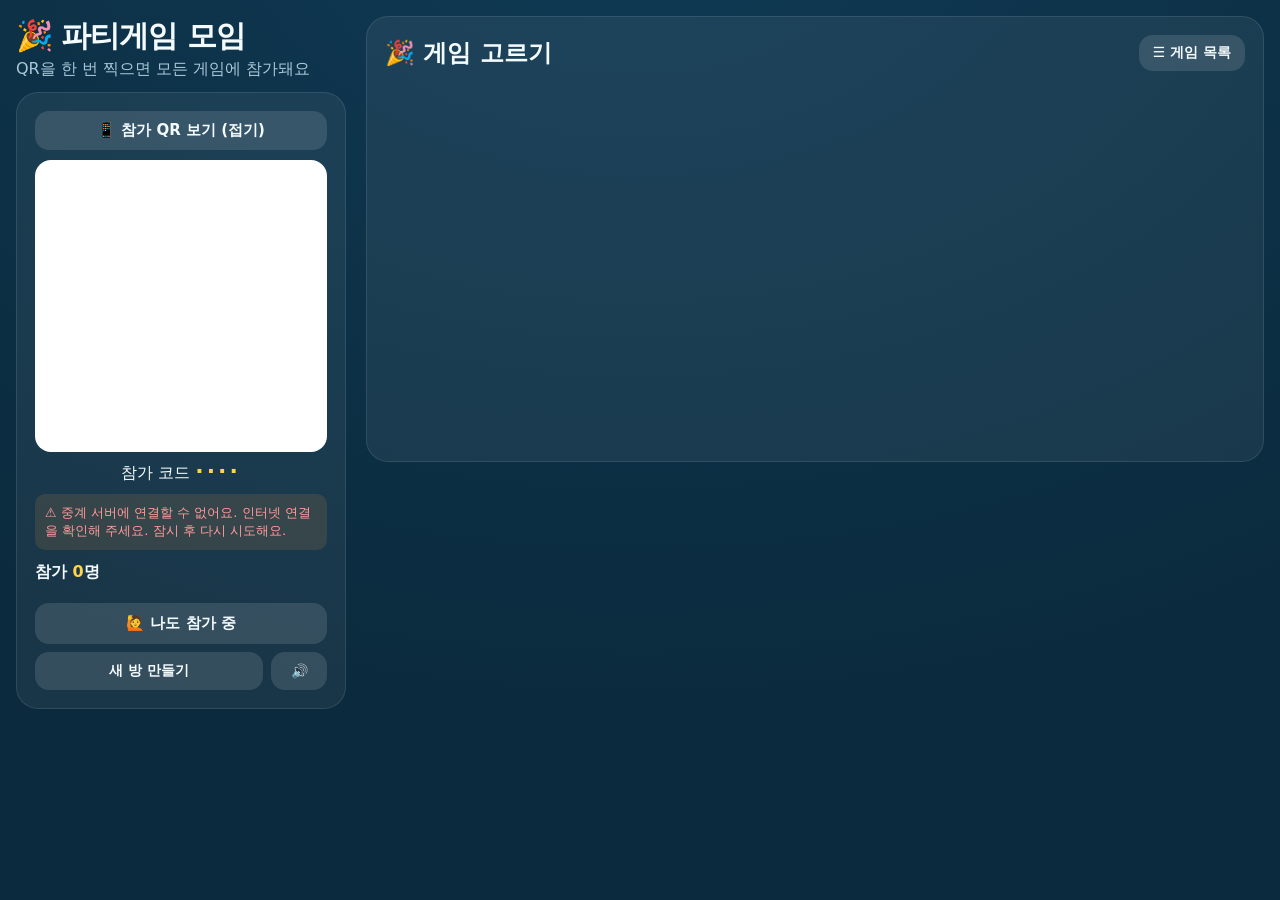
<file: index.html>
<!doctype html>
<html lang="ko">
<head>
<meta charset="utf-8">
<meta name="viewport" content="width=device-width,initial-scale=1,viewport-fit=cover">
<meta name="theme-color" content="#0b2a3d">
<title>파티게임 모임</title>
<link rel="stylesheet" href="style.css">
<style>
  body { min-height: 100dvh; }
  .wrap { max-width: 1320px; margin: 0 auto; padding: 16px 16px 40px; display: grid; grid-template-columns: 330px 1fr; gap: 20px; align-items: start; }
  @media (max-width: 900px) { .wrap { grid-template-columns: 1fr; } }
  h1 { margin: 0 0 2px; font-size: 30px; letter-spacing: -1px; }
  #qr { background: #fff; border-radius: 16px; padding: 12px; aspect-ratio: 1; }
  #qr svg { width: 100%; height: auto; display: block; }
  #code { text-align: center; margin-top: 6px; } #code b { font-size: 22px; letter-spacing: 3px; color: var(--accent); }
  #link { word-break: break-all; font-size: 12px; text-align: center; margin-top: 4px; }
  #warn { display: none; margin-top: 10px; font-size: 13px; color: #ffcf8a; background: rgba(255,160,60,.12); padding: 10px; border-radius: 10px; }
  #qrwrap.mini #qrbody { display: none; }
  #qrtoggle { width: 100%; margin-bottom: 10px; font-size: 15px; padding: 10px; }
  #qrwrap:not(.mini) #qrtoggle::after { content: ' (접기)'; }
  #chips { display: flex; flex-wrap: wrap; gap: 6px; margin: 10px 0; }
  .chip { background: var(--c); color: #fff; font-weight: 800; padding: 4px 10px; border-radius: 999px; font-size: 14px; }
  .chip.off { opacity: .4; } .chip b { margin-left: 6px; cursor: pointer; opacity: .7; }
  #hostjoin.on { background: rgba(255,211,77,.18); color: var(--accent); }
  .sidebtns { display: flex; gap: 8px; margin-top: 8px; } .sidebtns button { flex: 1; font-size: 14px; padding: 10px 6px; }
  #gtitle { font-size: 24px; font-weight: 900; }
  .head { display: flex; justify-content: space-between; align-items: center; gap: 10px; margin-bottom: 12px; }
  #back { font-size: 14px; padding: 9px 14px; }
  #controls { display: flex; gap: 8px; flex-wrap: wrap; margin-bottom: 14px; } #controls:empty { display: none; }
  #controls button { flex: 1 1 auto; }
  .stage { min-height: 360px; position: relative; }
  #minewrap { margin-top: 16px; } #minewrap h3 { margin: 0 0 8px; font-size: 16px; color: var(--accent); }
  .menu { display: grid; grid-template-columns: repeat(auto-fill, minmax(180px, 1fr)); gap: 12px; }
  .gcard { background: rgba(255,255,255,.08); color: var(--ink); text-align: left; display: flex; flex-direction: column; gap: 4px; padding: 16px; border-radius: 18px; border: 1px solid rgba(255,255,255,.12); }
  .gcard:hover { background: rgba(255,211,77,.14); }
  .gcard .ge { font-size: 40px; } .gcard b { font-size: 19px; } .gcard small { color: var(--muted); font-weight: 500; font-size: 13px; line-height: 1.35; }
</style>
</head>
<body>
<div class="wrap">
  <div>
    <h1>🎉 파티게임 모임</h1>
    <p class="muted" style="margin:0 0 12px">QR을 한 번 찍으면 모든 게임에 참가돼요</p>
    <div class="panel" id="qrwrap">
      <button id="qrtoggle" class="btn-sub">📱 참가 QR 보기</button>
      <div id="qrbody">
        <div id="qr"></div>
        <div id="code">참가 코드 <b id="codev">····</b></div>
        <div id="link" class="muted"></div>
      </div>
      <div id="warn"></div>
      <div style="margin-top:12px;font-weight:800">참가 <span id="cnt" style="color:var(--accent)">0</span>명</div>
      <div id="chips"></div>
      <button id="hostjoin" class="btn-sub" style="width:100%;font-size:15px;padding:11px">🙋 나도 참가 중</button>
      <div class="sidebtns"><button id="newroom" class="btn-sub">새 방 만들기</button><button id="mute" class="btn-sub" style="flex:0 0 56px">🔊</button></div>
    </div>
    <div id="adhost"></div>
  </div>
  <div class="panel">
    <div class="head"><span id="gtitle">🎉 게임 고르기</span><button id="back" class="btn-sub">☰ 게임 목록</button></div>
    <div id="controls"></div>
    <div id="stage" class="stage"></div>
    <div id="minewrap" style="display:none"><h3>🙋 내 자리</h3><div id="mine"></div></div>
  </div>
</div>
<script src="qrcode.js"></script>
<script src="mqtt.min.js"></script>
<script src="net.js"></script>
<script src="sound.js"></script>
<script src="beetle.js"></script>
<script src="common.js"></script>
<script src="games/beetle.js"></script>
<script src="games/bottle.js"></script>
<script src="games/cards.js"></script>
<script src="games/king.js"></script>
<script src="games/traps.js"></script>
<script src="games/liar.js"></script>
<script src="games/lowhigh.js"></script>
<script src="host.js"></script>
<script src="ads.js"></script>
<script>ADS.mount(document.getElementById('adhost'), 'host');</script>
</body>
</html>
</file>
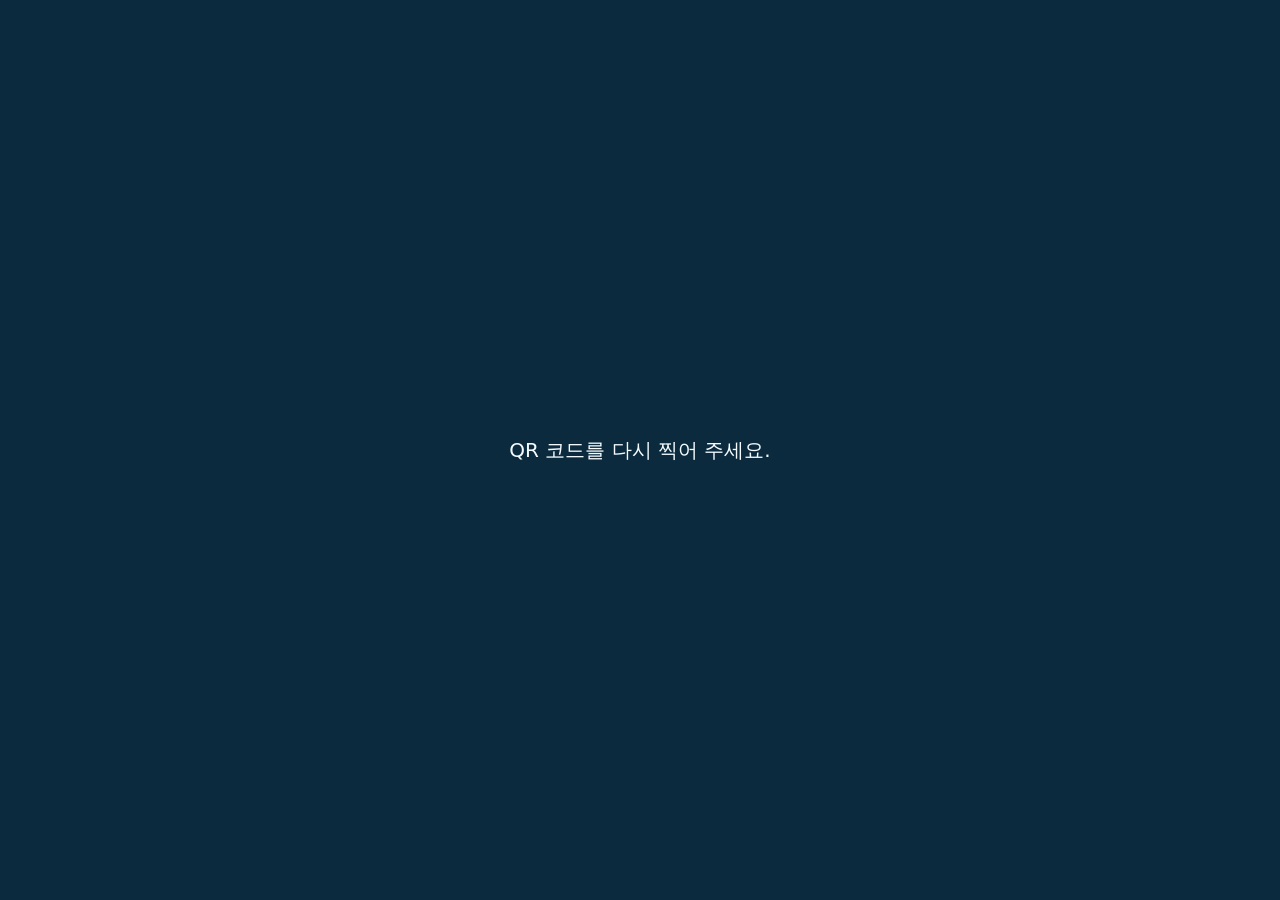
<file: join.html>
<!doctype html>
<html lang="ko">
<head>
<meta charset="utf-8">
<meta name="viewport" content="width=device-width,initial-scale=1,viewport-fit=cover,user-scalable=no">
<meta name="theme-color" content="#0b2a3d">
<title>파티게임 참가</title>
<link rel="stylesheet" href="style.css">
<style>
  body { height: 100dvh; display: flex; flex-direction: column; overflow: hidden; }
  header { padding: max(10px, env(safe-area-inset-top)) 14px 6px; display: flex; align-items: center; gap: 10px; }
  #me { font-size: 18px; padding: 4px 12px; }
  #gname { font-weight: 900; font-size: 18px; flex: 1; white-space: nowrap; overflow: hidden; text-overflow: ellipsis; }
  #status { padding: 0 14px; font-size: 16px; font-weight: 700; min-height: 1.4em; text-align: center; }
  #stage { flex: 1; position: relative; overflow: auto; padding: 8px 14px max(70px, calc(env(safe-area-inset-bottom) + 64px)); display: flex; flex-direction: column; }
  #err { display: none; position: fixed; inset: 0; z-index: 60; align-items: center; justify-content: center; text-align: center; padding: 24px; font-size: 20px; background: var(--bg); }
  #snd { position: fixed; z-index: 45; left: 50%; transform: translateX(-50%); bottom: max(14px, env(safe-area-inset-bottom)); background: var(--accent); color: var(--accent-ink);
    box-shadow: 0 6px 20px rgba(0,0,0,.4); font-size: 16px; padding: 11px 18px; border-radius: 999px; }
  #snd.on { background: rgba(0,0,0,.45); color: #fff; font-size: 14px; padding: 7px 12px; }
  .lobbytub { flex: 1; border-radius: 32px; border: 10px solid var(--c); display: flex; align-items: center; justify-content: center; flex-direction: column; min-height: 50vh; }
  .lobbytub .n { position: relative; z-index: 2; font-size: 30vmin; font-weight: 900; color: rgba(255,255,255,.4); line-height: 1; }
  .lobbytub .t { position: relative; z-index: 2; font-size: 18px; color: rgba(255,255,255,.8); margin-top: 6px; }
</style>
</head>
<body>
<header><span id="me" class="tag">…</span><span id="gname">파티게임 모임</span></header>
<div id="status">연결하는 중…</div>
<div id="stage"></div>
<button id="snd">🔊 눌러서 소리 켜기</button>
<div id="err"></div>
<script src="mqtt.min.js"></script>
<script src="net.js"></script>
<script src="sound.js"></script>
<script src="beetle.js"></script>
<script src="common.js"></script>
<script src="games/beetle.js"></script>
<script src="games/bottle.js"></script>
<script src="games/cards.js"></script>
<script src="games/king.js"></script>
<script src="games/traps.js"></script>
<script src="games/liar.js"></script>
<script src="games/lowhigh.js"></script>
<script src="ads.js"></script>
<script src="player.js"></script>
</body>
</html>
</file>
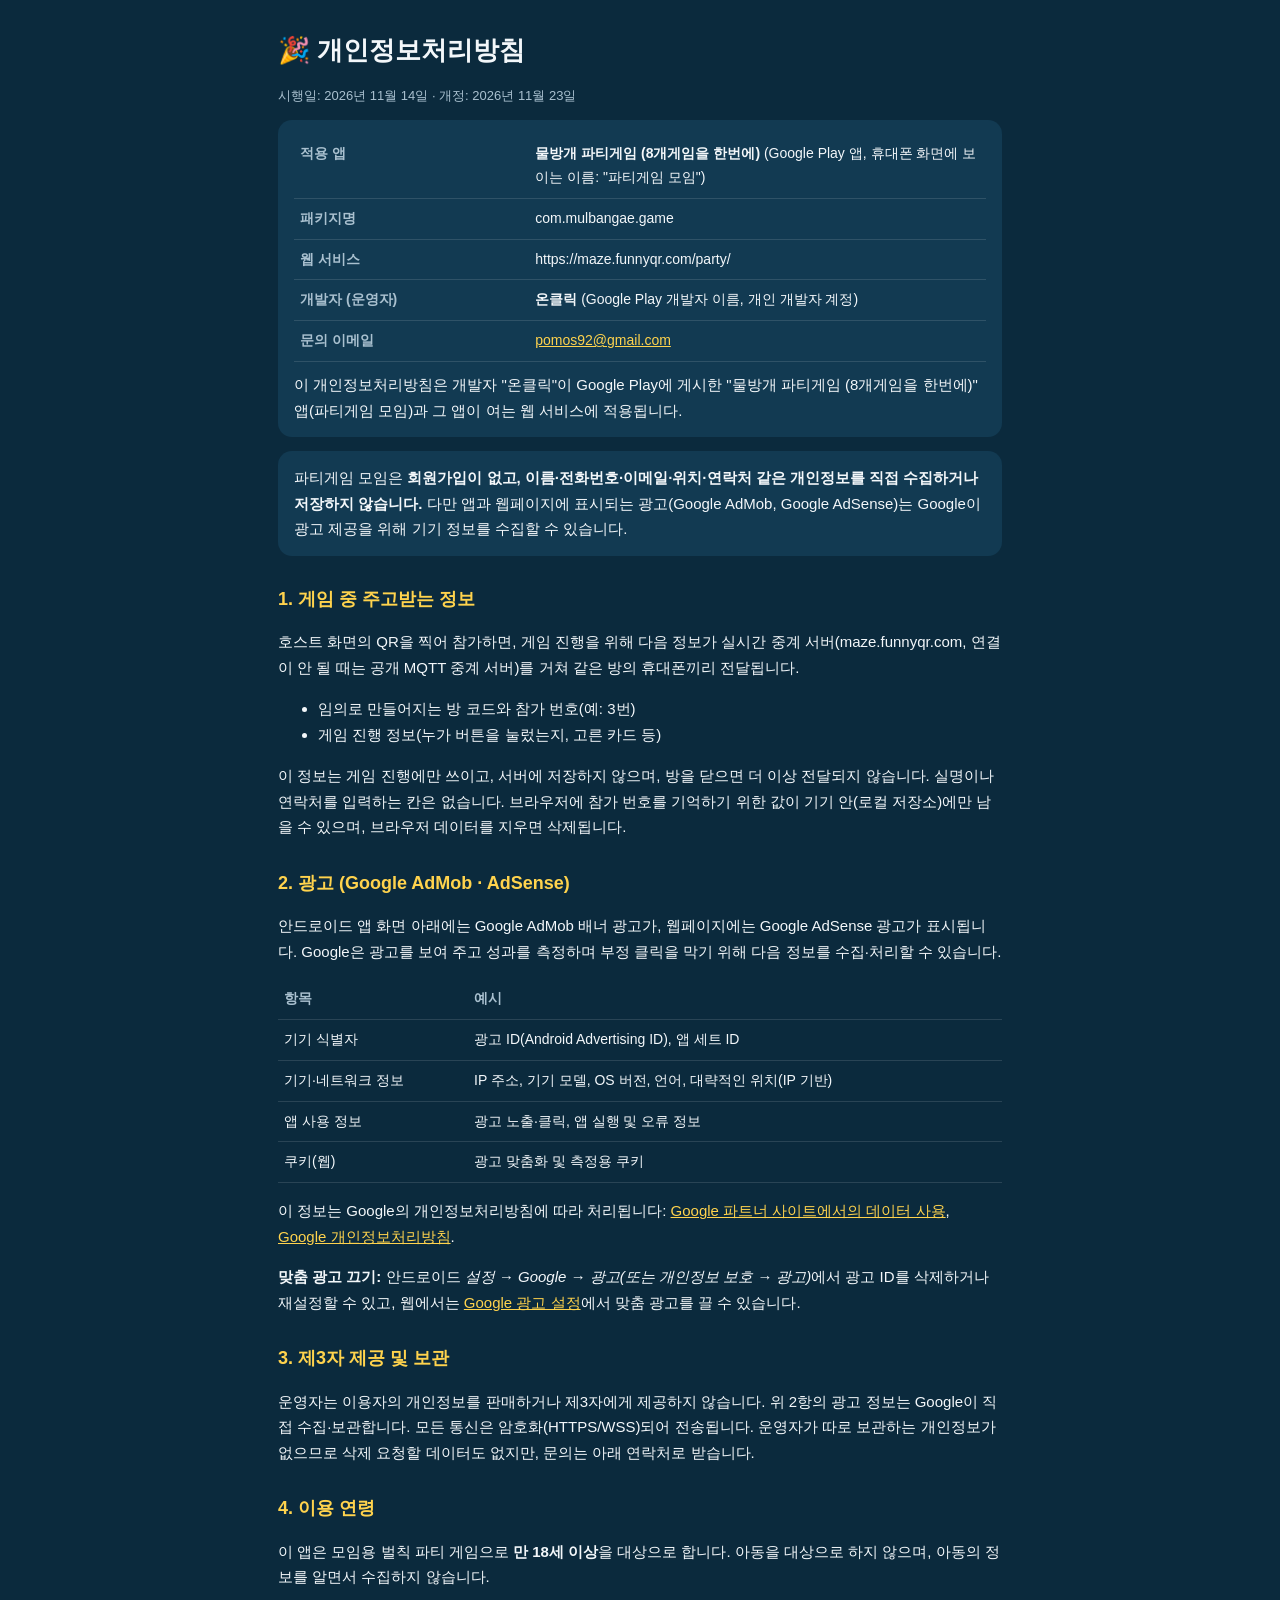
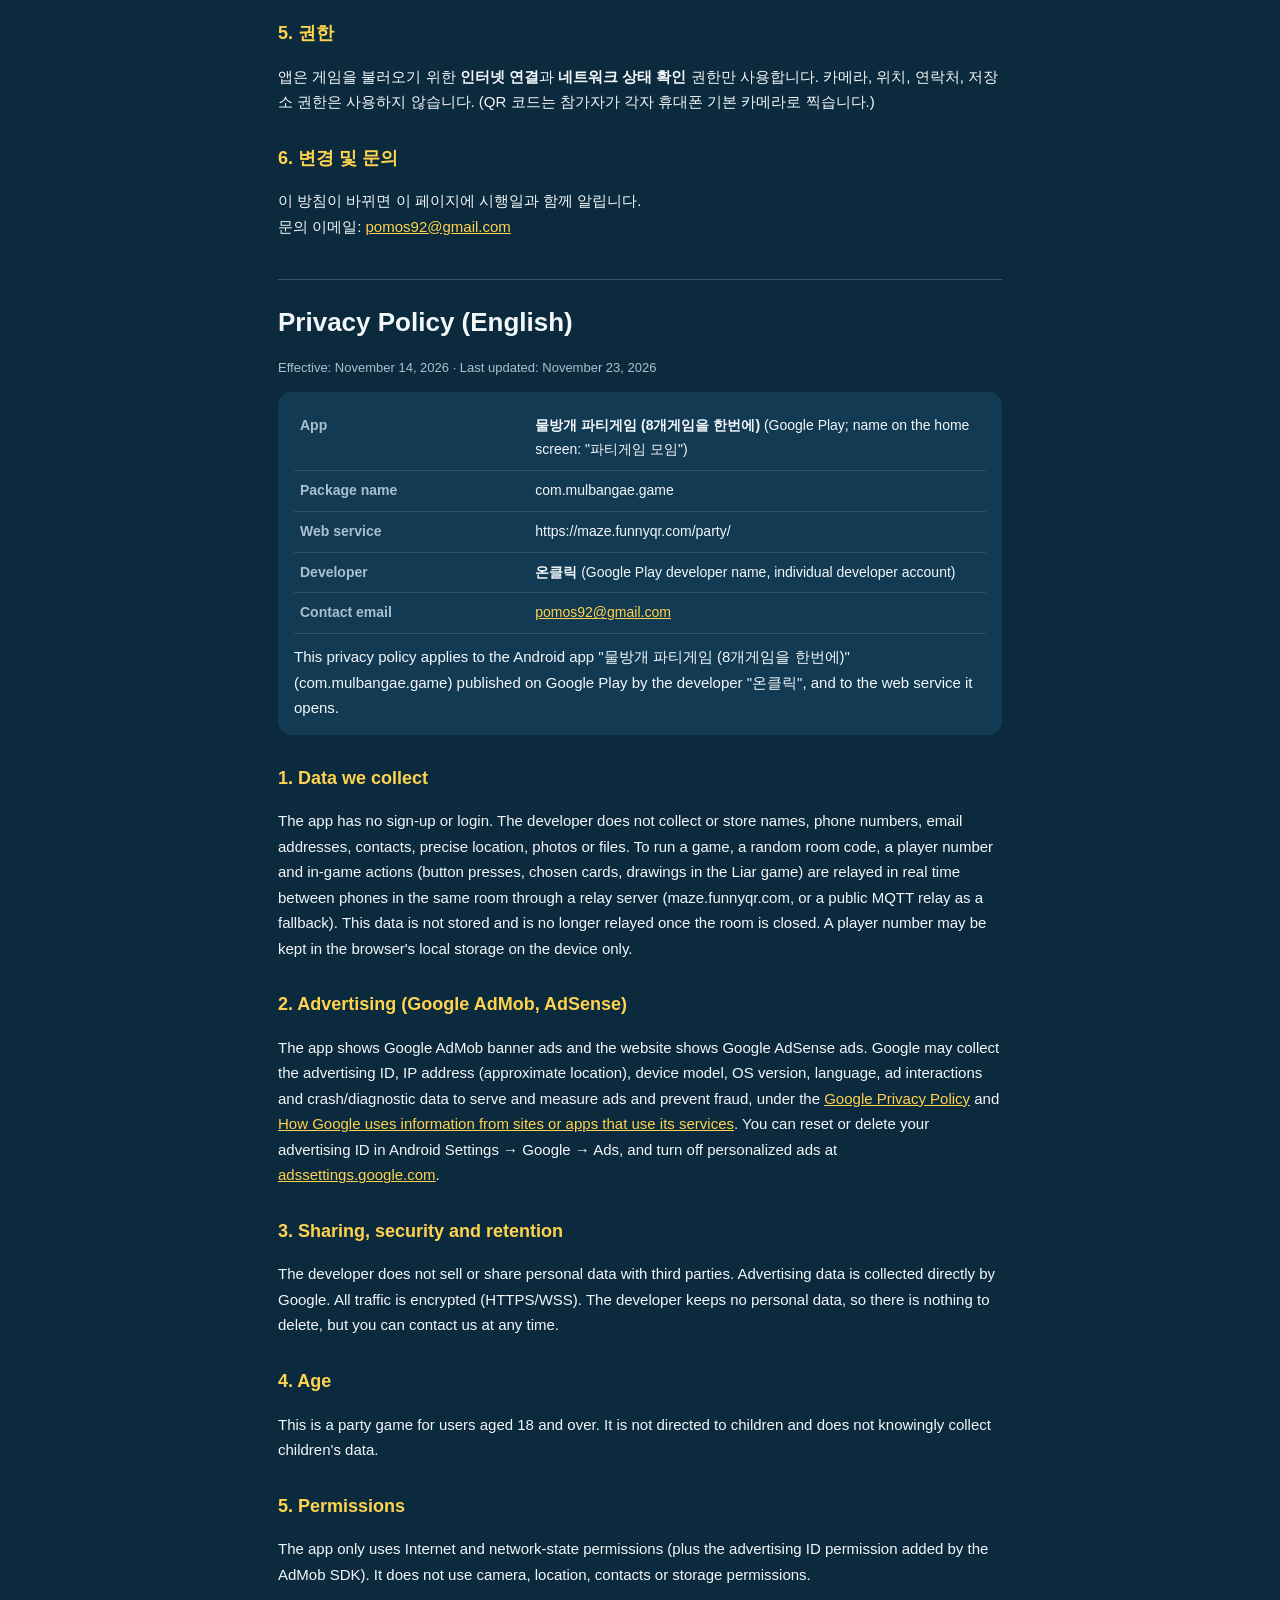
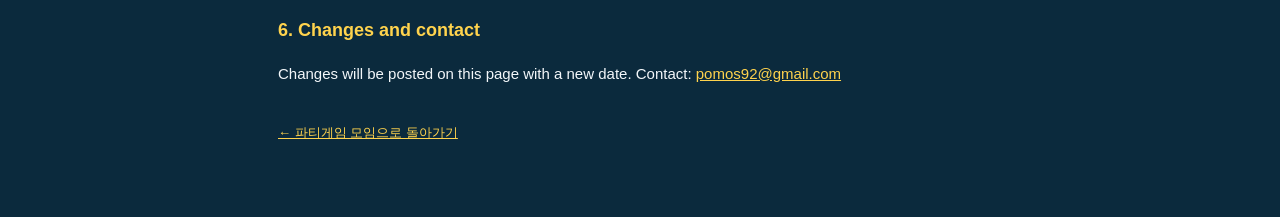
<file: privacy.html>
<!doctype html>
<html lang="ko">
<head>
<meta charset="utf-8">
<meta name="viewport" content="width=device-width,initial-scale=1">
<meta name="theme-color" content="#0b2a3d">
<title>개인정보처리방침 · 파티게임 모임</title>
<style>
  :root { --bg:#0b2a3d; --card:#123a52; --ink:#f3f7fa; --muted:#a9c0cf; --accent:#ffd34d; }
  * { box-sizing: border-box; }
  body { margin:0; background:var(--bg); color:var(--ink); font-family: -apple-system, "Apple SD Gothic Neo", "Noto Sans KR", "Malgun Gothic", sans-serif; line-height:1.7; }
  main { max-width: 760px; margin: 0 auto; padding: 28px 18px 60px; }
  h1 { font-size: 26px; margin: 0 0 4px; }
  h2 { font-size: 18px; color: var(--accent); margin: 28px 0 8px; }
  p, li { font-size: 15px; }
  .muted { color: var(--muted); font-size: 13px; }
  .box { background: var(--card); border-radius: 14px; padding: 14px 16px; }
  table { width:100%; border-collapse: collapse; font-size: 14px; }
  th, td { text-align:left; padding: 8px 6px; border-bottom: 1px solid rgba(255,255,255,.12); vertical-align: top; }
  th { color: var(--muted); font-weight: 600; }
  a { color: var(--accent); }
</style>
</head>
<body>
<main>
  <h1>🎉 개인정보처리방침</h1>
  <p class="muted">시행일: 2026년 11월 14일 · 개정: 2026년 11월 23일</p>

  <div class="box" style="margin-bottom:14px">
    <table>
      <tr><th style="width:34%">적용 앱</th><td><b>물방개 파티게임 (8개게임을 한번에)</b> (Google Play 앱, 휴대폰 화면에 보이는 이름: "파티게임 모임")</td></tr>
      <tr><th>패키지명</th><td>com.mulbangae.game</td></tr>
      <tr><th>웹 서비스</th><td>https://maze.funnyqr.com/party/</td></tr>
      <tr><th>개발자 (운영자)</th><td><b>온클릭</b> (Google Play 개발자 이름, 개인 개발자 계정)</td></tr>
      <tr><th>문의 이메일</th><td><a href="mailto:pomos92@gmail.com">pomos92@gmail.com</a></td></tr>
    </table>
    <p style="margin:10px 0 0">이 개인정보처리방침은 개발자 "온클릭"이 Google Play에 게시한 "물방개 파티게임 (8개게임을 한번에)" 앱(파티게임 모임)과 그 앱이 여는 웹 서비스에 적용됩니다.</p>
  </div>

  <div class="box">
    <p style="margin:0">파티게임 모임은 <b>회원가입이 없고, 이름·전화번호·이메일·위치·연락처 같은 개인정보를 직접 수집하거나 저장하지 않습니다.</b>
    다만 앱과 웹페이지에 표시되는 광고(Google AdMob, Google AdSense)는 Google이 광고 제공을 위해 기기 정보를 수집할 수 있습니다.</p>
  </div>

  <h2>1. 게임 중 주고받는 정보</h2>
  <p>호스트 화면의 QR을 찍어 참가하면, 게임 진행을 위해 다음 정보가 실시간 중계 서버(maze.funnyqr.com, 연결이 안 될 때는 공개 MQTT 중계 서버)를 거쳐 같은 방의 휴대폰끼리 전달됩니다.</p>
  <ul>
    <li>임의로 만들어지는 방 코드와 참가 번호(예: 3번)</li>
    <li>게임 진행 정보(누가 버튼을 눌렀는지, 고른 카드 등)</li>
  </ul>
  <p>이 정보는 게임 진행에만 쓰이고, 서버에 저장하지 않으며, 방을 닫으면 더 이상 전달되지 않습니다. 실명이나 연락처를 입력하는 칸은 없습니다.
  브라우저에 참가 번호를 기억하기 위한 값이 기기 안(로컬 저장소)에만 남을 수 있으며, 브라우저 데이터를 지우면 삭제됩니다.</p>

  <h2>2. 광고 (Google AdMob · AdSense)</h2>
  <p>안드로이드 앱 화면 아래에는 Google AdMob 배너 광고가, 웹페이지에는 Google AdSense 광고가 표시됩니다. Google은 광고를 보여 주고 성과를 측정하며 부정 클릭을 막기 위해 다음 정보를 수집·처리할 수 있습니다.</p>
  <table>
    <tr><th>항목</th><th>예시</th></tr>
    <tr><td>기기 식별자</td><td>광고 ID(Android Advertising ID), 앱 세트 ID</td></tr>
    <tr><td>기기·네트워크 정보</td><td>IP 주소, 기기 모델, OS 버전, 언어, 대략적인 위치(IP 기반)</td></tr>
    <tr><td>앱 사용 정보</td><td>광고 노출·클릭, 앱 실행 및 오류 정보</td></tr>
    <tr><td>쿠키(웹)</td><td>광고 맞춤화 및 측정용 쿠키</td></tr>
  </table>
  <p>이 정보는 Google의 개인정보처리방침에 따라 처리됩니다:
  <a href="https://policies.google.com/technologies/partner-sites?hl=ko" target="_blank" rel="noopener">Google 파트너 사이트에서의 데이터 사용</a>,
  <a href="https://policies.google.com/privacy?hl=ko" target="_blank" rel="noopener">Google 개인정보처리방침</a>.</p>
  <p><b>맞춤 광고 끄기:</b> 안드로이드 <i>설정 → Google → 광고(또는 개인정보 보호 → 광고)</i>에서 광고 ID를 삭제하거나 재설정할 수 있고,
  웹에서는 <a href="https://adssettings.google.com" target="_blank" rel="noopener">Google 광고 설정</a>에서 맞춤 광고를 끌 수 있습니다.</p>

  <h2>3. 제3자 제공 및 보관</h2>
  <p>운영자는 이용자의 개인정보를 판매하거나 제3자에게 제공하지 않습니다. 위 2항의 광고 정보는 Google이 직접 수집·보관합니다.
  모든 통신은 암호화(HTTPS/WSS)되어 전송됩니다. 운영자가 따로 보관하는 개인정보가 없으므로 삭제 요청할 데이터도 없지만, 문의는 아래 연락처로 받습니다.</p>

  <h2>4. 이용 연령</h2>
  <p>이 앱은 모임용 벌칙 파티 게임으로 <b>만 18세 이상</b>을 대상으로 합니다. 아동을 대상으로 하지 않으며, 아동의 정보를 알면서 수집하지 않습니다.</p>

  <h2>5. 권한</h2>
  <p>앱은 게임을 불러오기 위한 <b>인터넷 연결</b>과 <b>네트워크 상태 확인</b> 권한만 사용합니다. 카메라, 위치, 연락처, 저장소 권한은 사용하지 않습니다.
  (QR 코드는 참가자가 각자 휴대폰 기본 카메라로 찍습니다.)</p>

  <h2>6. 변경 및 문의</h2>
  <p>이 방침이 바뀌면 이 페이지에 시행일과 함께 알립니다.<br>
  문의 이메일: <a href="mailto:pomos92@gmail.com">pomos92@gmail.com</a></p>


  <hr style="border:0;border-top:1px solid rgba(255,255,255,.2);margin:40px 0 20px">
  <h1 lang="en">Privacy Policy (English)</h1>
  <div lang="en">
  <p class="muted">Effective: November 14, 2026 · Last updated: November 23, 2026</p>
  <div class="box">
    <table>
      <tr><th style="width:34%">App</th><td><b>물방개 파티게임 (8개게임을 한번에)</b> (Google Play; name on the home screen: "파티게임 모임")</td></tr>
      <tr><th>Package name</th><td>com.mulbangae.game</td></tr>
      <tr><th>Web service</th><td>https://maze.funnyqr.com/party/</td></tr>
      <tr><th>Developer</th><td><b>온클릭</b> (Google Play developer name, individual developer account)</td></tr>
      <tr><th>Contact email</th><td><a href="mailto:pomos92@gmail.com">pomos92@gmail.com</a></td></tr>
    </table>
    <p style="margin:10px 0 0">This privacy policy applies to the Android app "물방개 파티게임 (8개게임을 한번에)" (com.mulbangae.game) published on Google Play by the developer "온클릭", and to the web service it opens.</p>
  </div>
  <h2>1. Data we collect</h2>
  <p>The app has no sign-up or login. The developer does not collect or store names, phone numbers, email addresses, contacts, precise location, photos or files.
  To run a game, a random room code, a player number and in-game actions (button presses, chosen cards, drawings in the Liar game) are relayed in real time between phones in the same room through a relay server (maze.funnyqr.com, or a public MQTT relay as a fallback). This data is not stored and is no longer relayed once the room is closed. A player number may be kept in the browser's local storage on the device only.</p>
  <h2>2. Advertising (Google AdMob, AdSense)</h2>
  <p>The app shows Google AdMob banner ads and the website shows Google AdSense ads. Google may collect the advertising ID, IP address (approximate location), device model, OS version, language, ad interactions and crash/diagnostic data to serve and measure ads and prevent fraud, under the
  <a href="https://policies.google.com/privacy" target="_blank" rel="noopener">Google Privacy Policy</a> and
  <a href="https://policies.google.com/technologies/partner-sites" target="_blank" rel="noopener">How Google uses information from sites or apps that use its services</a>.
  You can reset or delete your advertising ID in Android Settings → Google → Ads, and turn off personalized ads at <a href="https://adssettings.google.com" target="_blank" rel="noopener">adssettings.google.com</a>.</p>
  <h2>3. Sharing, security and retention</h2>
  <p>The developer does not sell or share personal data with third parties. Advertising data is collected directly by Google. All traffic is encrypted (HTTPS/WSS). The developer keeps no personal data, so there is nothing to delete, but you can contact us at any time.</p>
  <h2>4. Age</h2>
  <p>This is a party game for users aged 18 and over. It is not directed to children and does not knowingly collect children's data.</p>
  <h2>5. Permissions</h2>
  <p>The app only uses Internet and network-state permissions (plus the advertising ID permission added by the AdMob SDK). It does not use camera, location, contacts or storage permissions.</p>
  <h2>6. Changes and contact</h2>
  <p>Changes will be posted on this page with a new date. Contact: <a href="mailto:pomos92@gmail.com">pomos92@gmail.com</a></p>
  </div>

  <p class="muted" style="margin-top:36px"><a href="./">← 파티게임 모임으로 돌아가기</a></p>
</main>
</body>
</html>
</file>
<file: style.css>
:root {
  --bg: #0b2a3d; --bg2: #0f3a54; --ink: #f4fbff; --muted: #a9c7d8; --accent: #ffd34d; --accent-ink: #2a1e00;
  --water1: #6fd0f2; --water2: #2a8fc4; --water3: #13628f; --danger: #ff6b6b; --ok: #6be38f;
}
* { box-sizing: border-box; }
html, body { margin: 0; height: 100%; }
body { background: radial-gradient(1200px 800px at 50% -10%, var(--bg2), var(--bg)); color: var(--ink);
  font-family: "Pretendard", "Apple SD Gothic Neo", "Noto Sans KR", "Malgun Gothic", system-ui, sans-serif; -webkit-tap-highlight-color: transparent; }
button { font: inherit; cursor: pointer; border: 0; border-radius: 14px; padding: 14px 22px; font-weight: 800; font-size: 18px; }
button:disabled { opacity: .4; cursor: not-allowed; }
.btn-main { background: var(--accent); color: var(--accent-ink); box-shadow: 0 6px 0 #c79a12; }
.btn-main:active:not(:disabled) { transform: translateY(3px); box-shadow: 0 3px 0 #c79a12; }
.btn-sub { background: rgba(255,255,255,.12); color: var(--ink); }
.muted { color: var(--muted); }

/* 물 효과 */
.water { position: relative; overflow: hidden; background: radial-gradient(circle at 30% 25%, var(--water1), var(--water2) 55%, var(--water3)); }
.water::before, .water::after { content: ""; position: absolute; inset: -50%; pointer-events: none;
  background: repeating-radial-gradient(circle at 50% 50%, rgba(255,255,255,.10) 0 2px, transparent 3px 26px);
  animation: ripple 9s linear infinite; }
.water::after { animation-duration: 13s; animation-direction: reverse; opacity: .6; }
@keyframes ripple { from { transform: rotate(0) scale(1); } to { transform: rotate(360deg) scale(1.1); } }

.beetle .leg-back-l { transform-origin: 36px 87px; }
.beetle .leg-back-r { transform-origin: 64px 87px; }
.swim .beetle .leg-back-l { animation: paddleL .28s ease-in-out infinite alternate; }
.swim .beetle .leg-back-r { animation: paddleR .28s ease-in-out infinite alternate; }
@keyframes paddleL { from { transform: rotate(-18deg); } to { transform: rotate(16deg); } }
@keyframes paddleR { from { transform: rotate(18deg); } to { transform: rotate(-16deg); } }

/* 꽃가루 */
.confetti { position: fixed; top: -20px; width: 10px; height: 16px; z-index: 50; pointer-events: none; animation: fall linear forwards; }
@keyframes fall { to { transform: translateY(110vh) rotate(720deg); } }

/* ───────── 공통 레이아웃 (여러 게임) ───────── */
.panel { background: rgba(255,255,255,.06); border: 1px solid rgba(255,255,255,.1); border-radius: 22px; padding: 18px; }
.row { display: flex; gap: 8px; flex-wrap: wrap; } .row > button { flex: 1; }
.btn-main, .btn-sub { font-size: 17px; padding: 13px 18px; }
#banner { position: fixed; inset: 0; z-index: 40; display: none; align-items: center; justify-content: center; text-align: center; padding: 20px; background: rgba(5,20,30,.78); }
#banner .bbox { max-width: 720px; }
#banner h2 { font-size: min(15vw, 120px); line-height: 1.05; margin: 0; color: #fff; word-break: keep-all; animation: pop .6s cubic-bezier(.2,2,.4,1); }
#banner.me h2 { color: var(--accent); text-shadow: 0 0 40px rgba(255,211,77,.7); }
#banner.other h2 { font-size: min(13vw, 100px); }
#banner p { font-size: 22px; margin: 12px 0 22px; color: #d9ecf6; }
#banner .brow { display: flex; gap: 10px; justify-content: center; flex-wrap: wrap; }
#banner .brow button { flex: none; min-width: 120px; }
@keyframes pop { from { transform: scale(.2); } to { transform: scale(1); } }
.tag { display: inline-block; padding: 2px 10px; border-radius: 999px; font-weight: 800; font-size: 14px; background: var(--c, #3BA7E0); color: #fff; }
.big-msg { text-align: center; font-size: 20px; font-weight: 700; margin: 10px 0; }
.hint { text-align: center; color: var(--muted); font-size: 15px; }
.seatgrid { display: grid; grid-template-columns: repeat(auto-fill, minmax(84px, 1fr)); gap: 10px; }
.seat { border-radius: 16px; padding: 10px 6px; text-align: center; background: rgba(255,255,255,.07); border: 3px solid var(--c, #3BA7E0); font-weight: 800; font-size: 18px; position: relative; }
.seat small { display: block; font-size: 12px; font-weight: 600; color: var(--muted); margin-top: 2px; }
.seat.turn { background: rgba(255,211,77,.18); border-color: var(--accent); transform: scale(1.06); }
.seat.lose { background: rgba(255,107,107,.25); border-color: var(--danger); }
.seat.dim { opacity: .4; }

/* 트럼프 카드 */
.pcard { width: 90px; height: 128px; perspective: 600px; position: relative; display: inline-block; }
.pcard.big { width: min(56vw, 230px); height: min(80vw, 328px); }
.pcard .face, .pcard .bk { position: absolute; inset: 0; border-radius: 12px; backface-visibility: hidden; transition: transform .6s; box-shadow: 0 6px 16px rgba(0,0,0,.35); }
.pcard .face { background: #fffdf6; color: #1b1b1b; transform: rotateY(0); }
.pcard.red .face { color: #d22; }
.pcard .bk { background: repeating-linear-gradient(45deg, #b8322e 0 8px, #9e2724 8px 16px); border: 6px solid #fff; transform: rotateY(180deg); }
.pcard.back .face { transform: rotateY(180deg); } .pcard.back .bk { transform: rotateY(0); }
.pcard .c { position: absolute; font-weight: 900; font-size: 18px; line-height: 1; text-align: center; }
.pcard.big .c { font-size: 34px; }
.pcard .tl { top: 8px; left: 8px; } .pcard .br { bottom: 8px; right: 8px; transform: rotate(180deg); }
.pcard .mid { position: absolute; inset: 0; display: flex; align-items: center; justify-content: center; font-size: 44px; }
.pcard.big .mid { font-size: 110px; }
.pcard.lose .face { outline: 6px solid var(--danger); }

/* ───── 🪲 물방개 ───── */
.btub { position: relative; flex: 1; min-height: 60vh; border-radius: 36px; border: 10px solid var(--tub, #3BA7E0); box-shadow: inset 0 0 40px rgba(0,0,0,.35); }
.btub .num { position: absolute; left: 0; right: 0; bottom: 8%; text-align: center; font-size: 22vmin; font-weight: 900; color: rgba(255,255,255,.28); z-index: 1; pointer-events: none; }
.btub .num small { display: block; font-size: 5vmin; color: rgba(255,255,255,.55); }
.btub .bt { position: absolute; left: 0; top: 0; z-index: 3; display: none; will-change: transform; filter: drop-shadow(0 8px 6px rgba(0,0,0,.35)); }
.btub .glow { position: absolute; inset: 0; z-index: 2; pointer-events: none; opacity: 0; transition: opacity .25s; background: radial-gradient(circle, rgba(255,255,255,.35), transparent 70%); }
.btub.here .glow { opacity: 1; }
.btub.sit { animation: tubsit .5s ease-in-out infinite alternate; }
@keyframes tubsit { from { border-color: var(--tub, #3BA7E0); } to { border-color: var(--accent); } }
.bcount { position: absolute; inset: 0; z-index: 8; display: none; align-items: center; justify-content: center; font-size: 30vmin; font-weight: 900; color: #fff; text-shadow: 0 6px 20px rgba(0,0,0,.4); pointer-events: none; }
.stage .bcount { position: fixed; }
.bgrid { display: grid; grid-template-columns: repeat(auto-fill, minmax(110px, 1fr)); gap: 14px; }
.btile { position: relative; aspect-ratio: 1; border-radius: 22px; border: 6px solid var(--c); display: flex; align-items: center; justify-content: center; transition: transform .2s; }
.btile .n { position: relative; z-index: 2; font-size: 34px; font-weight: 900; color: rgba(255,255,255,.85); }
.btile .me { position: absolute; bottom: 6px; left: 50%; transform: translateX(-50%); z-index: 3; font-size: 13px; font-weight: 800; background: var(--accent); color: var(--accent-ink); padding: 2px 10px; border-radius: 999px; }
.btile .bb { position: absolute; inset: 0; z-index: 4; display: none; align-items: center; justify-content: center; }
.btile.here { transform: scale(1.08); box-shadow: 0 0 0 4px #fff, 0 0 30px rgba(255,255,255,.6); } .btile.here .bb, .btile.win .bb { display: flex; } .btile.here .n { opacity: .25; }
.btile.here.sit { animation: sit .5s ease-in-out infinite alternate; box-shadow: 0 0 0 4px var(--accent), 0 0 40px rgba(255,211,77,.8); }
@keyframes sit { from { transform: scale(1.08) rotate(-2deg); } to { transform: scale(1.14) rotate(2deg); } }
.btile.win { transform: scale(1.12); box-shadow: 0 0 0 6px var(--accent), 0 0 50px rgba(255,211,77,.9); } .btile.lose { opacity: .35; }

/* ───── 🌀 병 ───── */
.bwheel { position: relative; width: min(var(--size), 100%); aspect-ratio: 1; margin: 6px auto; }
.btable { position: absolute; inset: 8%; border-radius: 50%; background: radial-gradient(circle, #6b4a2b, #4a311b 70%, #3a2614); box-shadow: inset 0 0 30px rgba(0,0,0,.5), 0 10px 30px rgba(0,0,0,.4); }
.bseat { position: absolute; transform: translate(-50%,-50%); width: 15%; aspect-ratio: 1; border-radius: 50%; background: var(--c); color: #fff; font-weight: 900; font-size: clamp(14px, calc(var(--size) / 18), 34px);
  display: flex; flex-direction: column; align-items: center; justify-content: center; border: 3px solid rgba(255,255,255,.7); transition: transform .3s; line-height: 1; }
.bseat small { font-size: 50%; }
.bseat.hit { transform: translate(-50%,-50%) scale(1.35); box-shadow: 0 0 0 5px var(--accent), 0 0 40px rgba(255,211,77,.9); z-index: 3; }
.bottle { position: absolute; left: 50%; top: 50%; width: 16%; height: 52%; transform: translate(-50%,-50%); filter: drop-shadow(0 8px 8px rgba(0,0,0,.5)); }

/* ───── 🃏 카드 ───── */
.cgrid { display: flex; flex-wrap: wrap; gap: 16px; justify-content: center; }
.cseat { display: flex; flex-direction: column; align-items: center; gap: 8px; animation: dealin .5s backwards; }
@keyframes dealin { from { transform: translateY(-60px) rotate(-20deg); opacity: 0; } }
.cmine { display: flex; justify-content: center; margin: 10px 0; }
.cmine .pcard { animation: dealin .6s backwards; }

/* ───── 👑 왕게임 ───── */
.krow { display: flex; flex-wrap: wrap; gap: 10px; justify-content: center; min-height: 10px; margin-bottom: 16px; }
.kcard { width: 96px; height: 136px; }
.kcard.big { width: min(60vw, 240px); height: min(85vw, 340px); }
.kcard .bk { background: repeating-linear-gradient(45deg, #2b3f8f 0 8px, #22337a 8px 16px); display: flex; align-items: center; justify-content: center; font-size: 34px; }
.kface { position: absolute; inset: 0; display: flex; flex-direction: column; align-items: center; justify-content: center; gap: 4px; text-align: center; }
.kface .ke { font-size: 42px; } .kcard.big .kface .ke { font-size: 110px; }
.kface b { font-size: 16px; } .kcard.big .kface b { font-size: 30px; }
.kface small { font-size: 10px; color: #666; } .kcard.big .kface small { font-size: 15px; }
.kface.king { background: linear-gradient(160deg, #fff6c8, #ffd34d); border-radius: 12px; color: #6b4b00; }
.kmine { display: flex; justify-content: center; margin: 10px 0; }
.kmine .deal { animation: dealin .6s backwards; }
.kwait { font-size: 30vmin; animation: spin 1s linear infinite; } @keyframes spin { to { transform: rotate(360deg); } }

/* ───── 🐊 악어 / 🏴‍☠️ 해적 ───── */
.tboard { margin: 10px auto 18px; max-width: 560px; width: 100%; box-sizing: border-box; align-self: stretch; }
.tboard.myturn { filter: drop-shadow(0 0 18px rgba(255,211,77,.6)); }
.croc { display: flex; flex-direction: column; align-items: center; }
.cjaw { width: 100%; background: #3d9a4a; padding: 14px 18px; position: relative; }
.cjaw.top { border-radius: 60% 60% 14px 14px / 40% 40% 14px 14px; transform-origin: 50% 100%; transition: transform .25s cubic-bezier(.5,2,.5,1); padding-top: 50px; }
.cjaw.bot { border-radius: 14px 14px 50% 50% / 14px 14px 40% 40%; padding-bottom: 36px; }
.ceyes { position: absolute; top: 10px; left: 50%; transform: translateX(-50%); display: flex; gap: 90px; }
.ceyes i { width: 34px; height: 34px; border-radius: 50%; background: #fff; border: 4px solid #2a6b33; position: relative; }
.ceyes i::after { content: ''; position: absolute; width: 12px; height: 18px; border-radius: 50%; background: #111; left: 9px; top: 5px; }
.teeth { display: flex; justify-content: space-between; gap: 4px; }
.cmouth { width: 92%; height: 34px; background: #b8323a; box-shadow: inset 0 8px 14px rgba(0,0,0,.5); }
.tooth { flex: 1; height: 54px; padding: 0; border-radius: 0; background: #fffbea; clip-path: polygon(10% 0, 90% 0, 50% 100%); transition: transform .15s, background .2s; }
.bot .tooth { clip-path: polygon(50% 0, 90% 100%, 10% 100%); }
.tooth:disabled { opacity: 1; cursor: default; }
.myturn .tooth:not(.used):not(:disabled) { animation: wob 1s ease-in-out infinite; }
@keyframes wob { 50% { transform: translateY(3px); } }
.tooth.used { background: var(--c); transform: scaleY(.55); transform-origin: top; }
.bot .tooth.used { transform-origin: bottom; }
.tooth.boom { background: #ff3b3b; }
.snap .cjaw.top { transform: translateY(46px); }
.snap .cmouth { height: 0; transition: height .2s; }
.pirate { position: relative; padding-top: 70px; }
.pman { position: absolute; left: 50%; top: 40px; transform: translate(-50%, 0); font-size: 70px; transition: transform .4s cubic-bezier(.3,1.8,.5,1); z-index: 0; }
.snap .pman { transform: translate(-50%, -80px) rotate(-20deg) scale(1.3); }
.barrel { position: relative; z-index: 1; background: repeating-linear-gradient(90deg, #8b5a2b 0 26px, #7a4d22 26px 30px); border-radius: 30px; border-top: 12px solid #5a3a1a; border-bottom: 12px solid #5a3a1a;
  padding: 24px 18px; display: grid; grid-template-columns: repeat(auto-fill, minmax(54px, 1fr)); gap: 12px; box-shadow: inset 0 0 30px rgba(0,0,0,.4); }
.hole { aspect-ratio: 1; border-radius: 50%; background: #1e120a; box-shadow: inset 0 6px 10px #000; padding: 0; position: relative; }
.hole span { display: none; font-size: 30px; }
.hole.used { background: var(--c); } .hole.used span { display: block; transform: rotate(-35deg); }
.hole.boom { background: #ff3b3b; }
.myturn .hole:not(.used):not(:disabled) { box-shadow: inset 0 6px 10px #000, 0 0 0 3px var(--accent); }
.hole:disabled { opacity: 1; cursor: default; }

/* ───── 🎭 라이어 ───── */
.lgrid { display: grid; grid-template-columns: repeat(auto-fill, minmax(170px, 1fr)); gap: 12px; }
.lbox { position: relative; border-radius: 14px; overflow: hidden; border: 4px solid transparent; background: #fff; }
.lbox canvas { width: 100%; height: auto; display: block; aspect-ratio: 1; }
.lbox .tag { position: absolute; left: 6px; top: 6px; }
.lbox.turn { border-color: var(--accent); box-shadow: 0 0 20px rgba(255,211,77,.7); }
.lbox.liar { border-color: var(--danger); }
.lbox .vc { position: absolute; right: 6px; bottom: 6px; background: rgba(0,0,0,.7); color: #fff; padding: 2px 8px; border-radius: 8px; }
.lword { text-align: center; margin-top: 6vh; } .lword p { font-size: 20px; }
.lreveal { font-size: 20px; padding: 18px 26px; user-select: none; -webkit-user-select: none; -webkit-touch-callout: none; }
.lw { min-height: 110px; margin-top: 20px; } .lw small { display: block; color: var(--muted); font-size: 16px; } .lw b { font-size: 44px; color: var(--accent); }
.lpad .lbox.mine { border-color: var(--accent); }
.lpens { display: flex; gap: 8px; align-items: center; margin: 10px 0; flex-wrap: wrap; }
.pen { width: 38px; height: 38px; border-radius: 50%; padding: 0; border: 3px solid rgba(255,255,255,.3); }
.pen.on { border-color: #fff; transform: scale(1.15); }
.lclear { margin-left: auto; font-size: 14px; padding: 8px 14px; }
.ldone { width: 100%; margin-top: 4px; }
.lview { max-width: 520px; margin: 0 auto 12px; width: 100%; }
.lthumbs { display: grid; grid-template-columns: repeat(auto-fill, minmax(100px, 1fr)); gap: 8px; }
.lthumbs.vote { grid-template-columns: repeat(auto-fill, minmax(130px, 1fr)); }
.lvote { padding: 0; background: none; border-radius: 14px; } .lvote.on .lbox { border-color: var(--accent); box-shadow: 0 0 0 4px var(--accent); }
.lres { text-align: center; } .lres p { font-size: 18px; margin: 6px 0; }

/* ───── ⬇️⬆️ 로우하이 ───── */
.lhcards { display: flex; gap: 14px; justify-content: center; margin: 16px 0; }
.lhc { width: min(40vw, 170px); aspect-ratio: 5/7; border-radius: 16px; display: flex; flex-direction: column; align-items: center; justify-content: center; gap: 6px; font-size: 26px; color: #fff; border: 4px solid rgba(255,255,255,.25); transition: transform .2s; }
.lhc span { font-size: 54px; } .lhc.low { background: linear-gradient(160deg, #2d9cdb, #1b5e8f); } .lhc.high { background: linear-gradient(160deg, #eb5757, #9b2c2c); }
.lhc.on { transform: translateY(-10px) scale(1.05); border-color: var(--accent); box-shadow: 0 0 30px rgba(255,211,77,.6); }
.lhc:disabled:not(.on) { opacity: .35; }
.lhboard { display: flex; gap: 14px; justify-content: center; margin: 10px 0 16px; }
.lhcount { padding: 16px 24px; border-radius: 16px; font-size: 22px; font-weight: 800; background: rgba(255,255,255,.08); }
.lhcount b { font-size: 34px; margin-left: 6px; } .lhcount.lose { background: rgba(255,107,107,.3); outline: 3px solid var(--danger); }

/* 광고 (게임 버튼과 떨어뜨려 둠) */
.adbox { margin: 16px auto 8px; text-align: center; max-height: 124px; overflow: hidden; }
.adbox .adlabel { font-size: 11px; color: var(--muted); text-align: center; margin-bottom: 4px; }

/* 호스트 화면: 물방개 게임에서는 '내 자리' 큰 통을 위에, 전체 통 목록은 아래에 */
.panel:has(> .stage.g-beetle) { display: flex; flex-direction: column; }
.panel:has(> .stage.g-beetle) > .head { order: 0; }
.panel:has(> .stage.g-beetle) > #controls { order: 1; }
.panel:has(> .stage.g-beetle) > #minewrap { order: 2; margin: 0 0 16px; }
.panel:has(> .stage.g-beetle) > .stage { order: 3; min-height: 0; }
#mine .btub { min-height: 46vh; }
.btile .bb svg { width: 72%; height: auto; }

/* 숫자 카드 2장 모드 */
.chand { display: flex; gap: 6px; justify-content: center; }
.chand .pcard + .pcard { margin-left: -10px; }
.cmine .chand { gap: 10px; } .cmine .chand .pcard + .pcard { margin-left: 0; }
.csum { font-size: 15px; color: var(--accent); }
.cmine .chand:has(.pcard + .pcard) .pcard.big { width: min(42vw, 200px); height: min(60vw, 285px); }
.cmine .chand:has(.pcard + .pcard) .pcard.big .mid { font-size: 80px; }
.cmine .chand:has(.pcard + .pcard) .pcard.big .c { font-size: 26px; }
</file>
